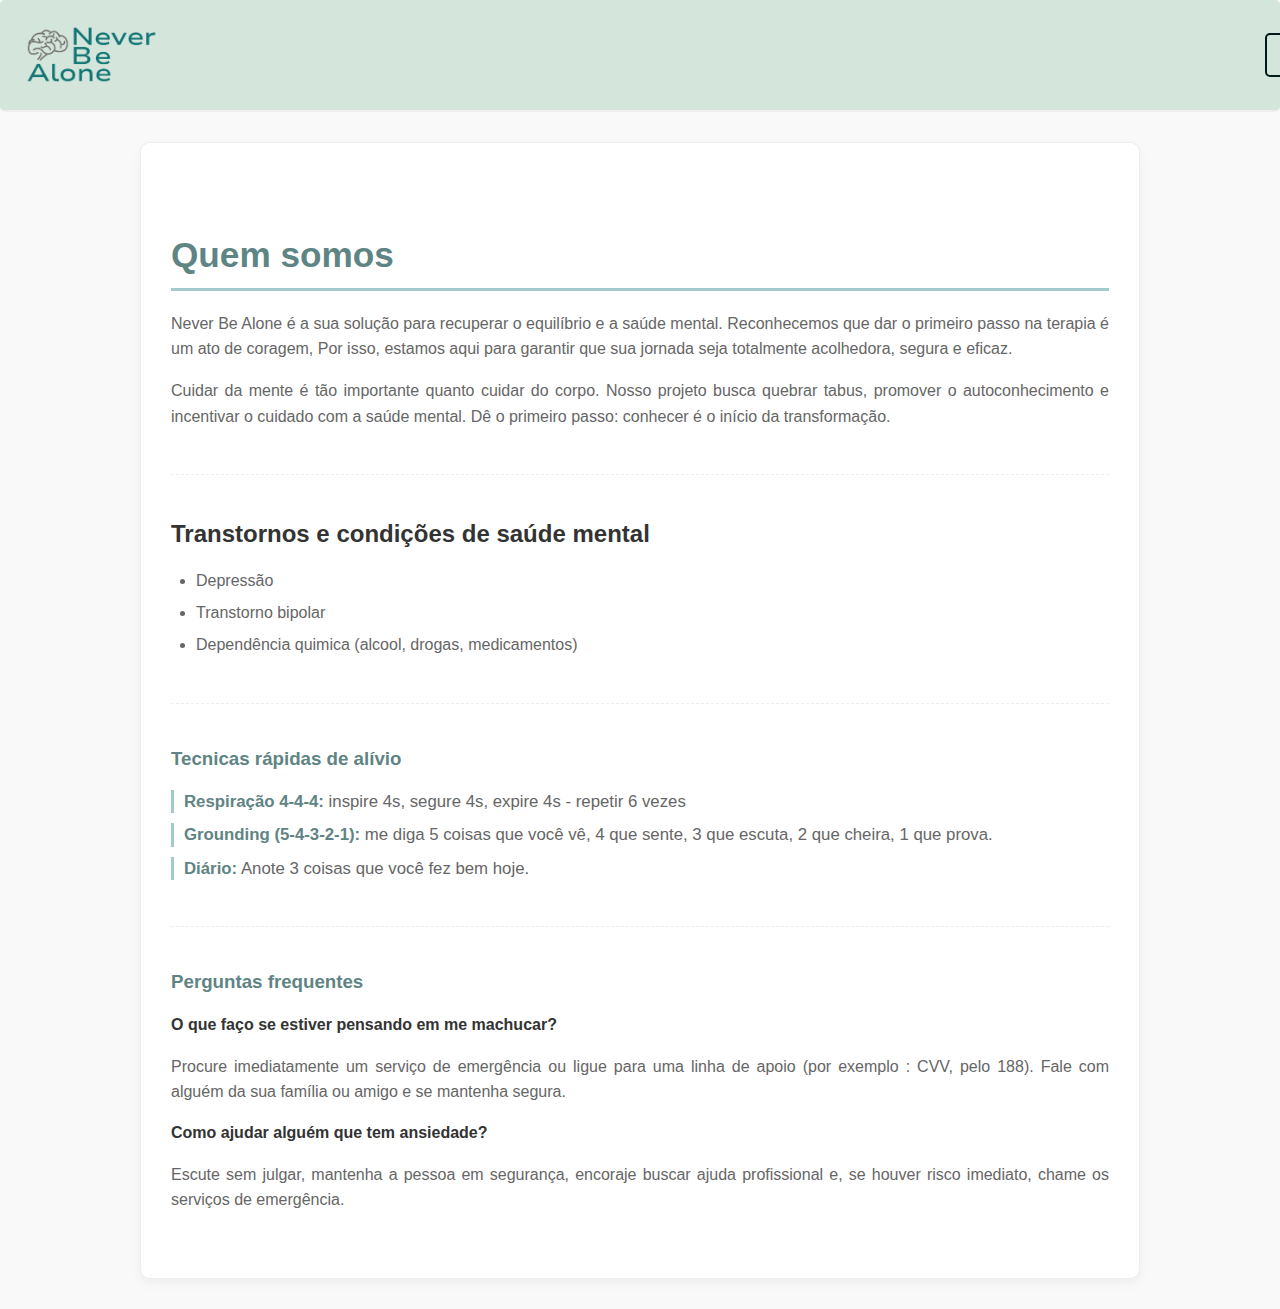
<file: index.html>
<!DOCTYPE html>
<html lang="pt-br"> <head>
    <meta charset="UTF-8">
    <meta name="viewport" content="width=device-width, initial-scale=1.0">
    <title>Never Be Alone</title>
    <link rel="stylesheet" type="text/css" href="style.css">
</head>
<body>
    
   <header>
    <div class="container"> 
        <div class="header-left"> 
            <img class="logo" src="Logo NVBA.png" alt="Logo Never Be Alone">
            <nav>
                <a href="cadastro.html">Cadastro</a>
                <a href="login.html">Login</a>  
            </nav>
        </div>
    </div>
</header>

    <main>
        <div class="container"> <section>
                <h1>Quem somos</h1>
                <p>Never Be Alone é a sua solução para recuperar o equilíbrio e a saúde mental. Reconhecemos que dar o primeiro passo na terapia é um ato de coragem, Por isso, estamos aqui para garantir que sua jornada seja totalmente acolhedora, segura e eficaz.</p>
                <p>Cuidar da mente é tão importante quanto cuidar do corpo. Nosso projeto busca quebrar tabus, promover o autoconhecimento e incentivar o cuidado com a saúde mental. Dê o primeiro passo: conhecer é o início da transformação.</p> 
            </section>
            
            <section>
                <h2>Transtornos e condições de saúde mental</h2>
                <ul>
                    <li>Depressão</li>
                    <li>Transtorno bipolar</li>
                    <li>Dependência quimica (alcool, drogas, medicamentos)</li>
                </ul>
            </section>

            <section> 
                <h3>Tecnicas rápidas de alívio</h3>
                <ul> <li><strong>Respiração 4-4-4:</strong> inspire 4s, segure 4s, expire 4s - repetir 6 vezes</li>
                    <li><strong>Grounding (5-4-3-2-1):</strong> me diga 5 coisas que você vê, 4 que sente, 3 que escuta, 2 que cheira, 1 que prova.</li>
                    <li><strong>Diário:</strong> Anote 3 coisas que você fez bem hoje.</li>
                </ul>
            </section>

            <section> 
                <h3>Perguntas frequentes</h3> <h4>O que faço se estiver pensando em me machucar?</h4> <p>Procure imediatamente um serviço de emergência ou ligue para uma linha de apoio (por exemplo : CVV, pelo 188). Fale com alguém da sua família ou amigo e se mantenha segura.</p>
                
                <h4>Como ajudar alguém que tem ansiedade?</h4> <p>Escute sem julgar, mantenha a pessoa em segurança, encoraje buscar ajuda profissional e, se houver risco imediato, chame os serviços de emergência.</p>
            </section>
        </div>
    </main>

</body>
</html>
</file>
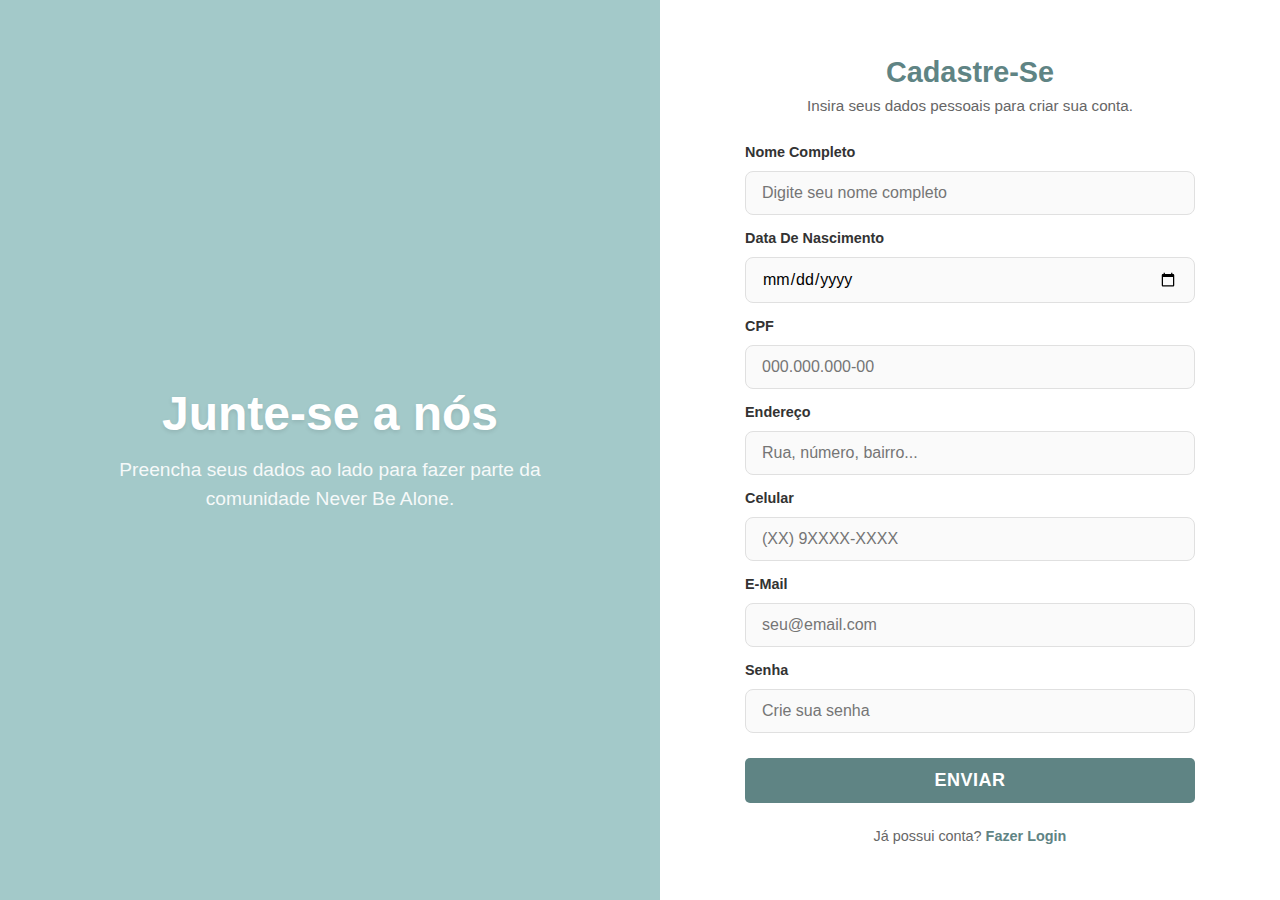
<file: cadastro.html>
<!DOCTYPE html>
<html lang="pt-br">
<head>
    <meta charset="UTF-8">
    <meta name="viewport" content="width=device-width, initial-scale=1.0">
    <title>Cadastro - Never Be Alone</title>
    <link rel="stylesheet" type="text/css" href="cadastro.css">
</head>
<body>

    <!-- Lado Esquerdo (Banner) -->
    <div class="banner-side">
        <div class="banner-content">
            <h1>Junte-se a nós</h1>
            <p>Preencha seus dados ao lado para fazer parte da comunidade Never Be Alone.</p>
        </div>
    </div>

    <!-- Lado Direito (Formulário) -->
    <div class="form-side">
        <div class="login-container">
            
            <div class="form-header">
                <h2>Cadastre-se</h2>
                <p>Insira seus dados pessoais para criar sua conta.</p>
            </div>

            <form action="#" method="POST">
                
                <div class="input-group">
                    <label for="nome">Nome Completo</label>
                    <input type="text" id="nome" name="nome completo" placeholder="Digite seu nome completo" required>
                </div>

                <div class="input-group">
                    <label for="nascimento">Data de Nascimento</label>
                    <input type="date" id="nascimento" name="data de nascimento" required>
                </div>

                <div class="input-group">
                    <label for="cpf">CPF</label>
                    <input type="text" id="cpf" name="cpf" placeholder="000.000.000-00" required>
                </div>

                <div class="input-group">
                    <label for="endereco">Endereço</label>
                    <input type="text" id="endereco" name="endereço" placeholder="Rua, número, bairro..." required>
                </div>

                <div class="input-group">
                    <label for="celular">Celular</label>
                    <input type="tel" id="celular" name="celular" placeholder="(XX) 9XXXX-XXXX" required>
                </div>

                <div class="input-group">
                    <label for="email">E-mail</label>
                    <input type="email" id="email" name="email" placeholder="seu@email.com" required>
                </div>

                <div class="input-group">
                    <label for="senha">Senha</label>
                    <input type="password" id="senha" name="senha" placeholder="Crie sua senha" required>
                </div>

                <button type="submit" class="btn-entrar">ENVIAR</button>
            </form>

            <div class="register-link">
                <p>Já possui conta? <a href="login.html">Fazer Login</a></p>
            </div>

        </div>
    </div>

</body>            
</html>
</file>
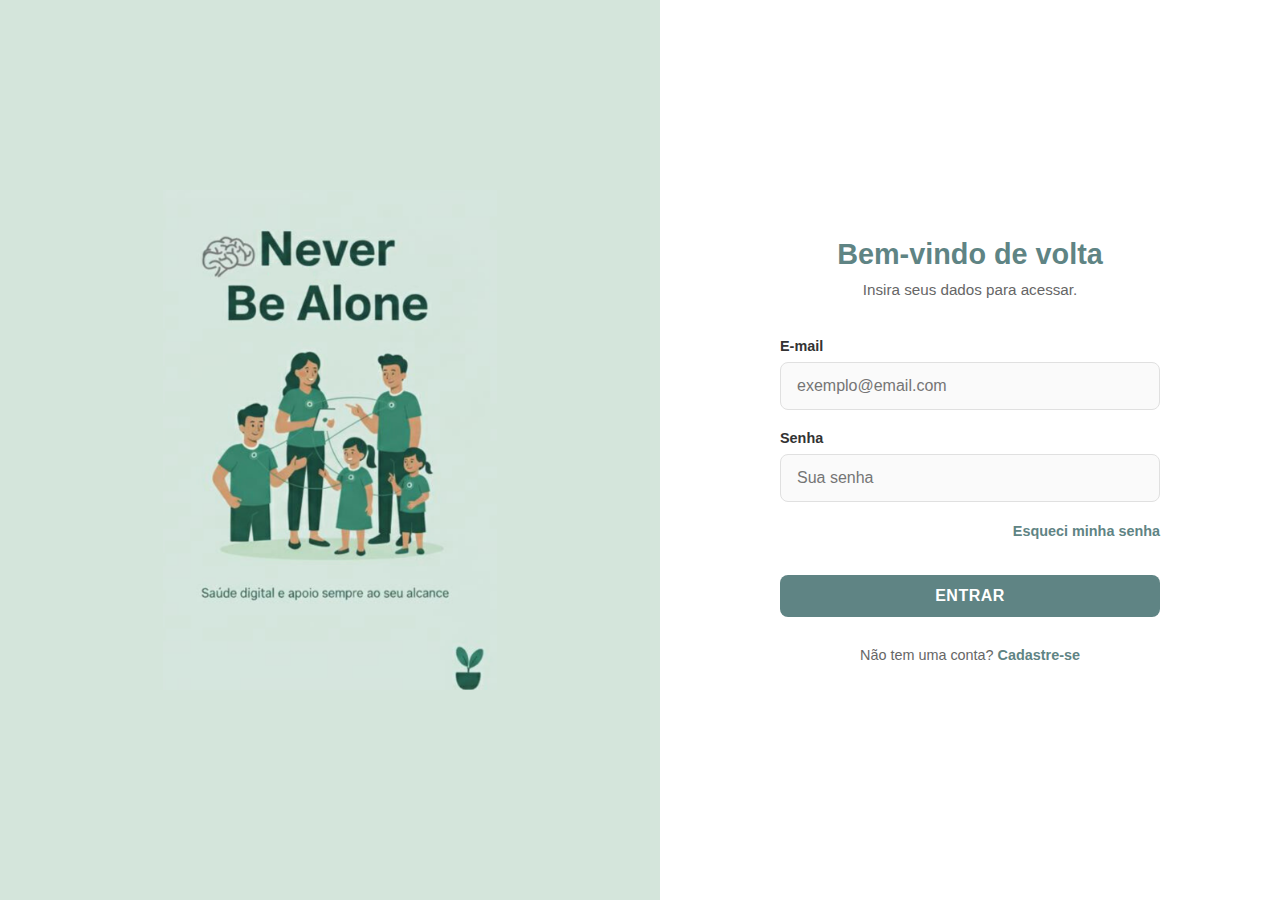
<file: login.html>
<!DOCTYPE html>
<html lang="pt-br">
<head>
    <meta charset="UTF-8">
    <meta name="viewport" content="width=device-width, initial-scale=1.0">
    <title>Login - Never Be Alone</title>
    <link rel="stylesheet" type="text/css" href="login.css">
</head>
<body>

    <div class="banner-side">
            <img class="logo-img" src="NVBA.png" alt="Logo NVBA" onerror="this.style.display='none'">
        </div>
    </div>

    <div class="form-side">
        <div class="login-container">
            
            <div class="form-header">
                <h2>Bem-vindo de volta</h2>
                <p>Insira seus dados para acessar.</p>
            </div>

            <form action="#" method="POST">
                
                <div class="input-group">
                    <label for="email">E-mail</label>
                    <input type="text" id="email" name="email" placeholder="exemplo@email.com" required>
                </div>

                <div class="input-group">
                    <label for="senha">Senha</label>
                    <input type="password" id="senha" name="senha" placeholder="Sua senha" required>
                </div>

                <div class="forgot-pass">
                    <a href="recuperarsenha.html">Esqueci minha senha</a>
                </div>

                <button type="submit" class="btn-entrar">ENTRAR</button>
            </form>

            <div class="register-link">
                <p>Não tem uma conta? <a href="cadastro.html">Cadastre-se</a></p>
            </div>

        </div>
    </div>

</body>
</html>
</file>
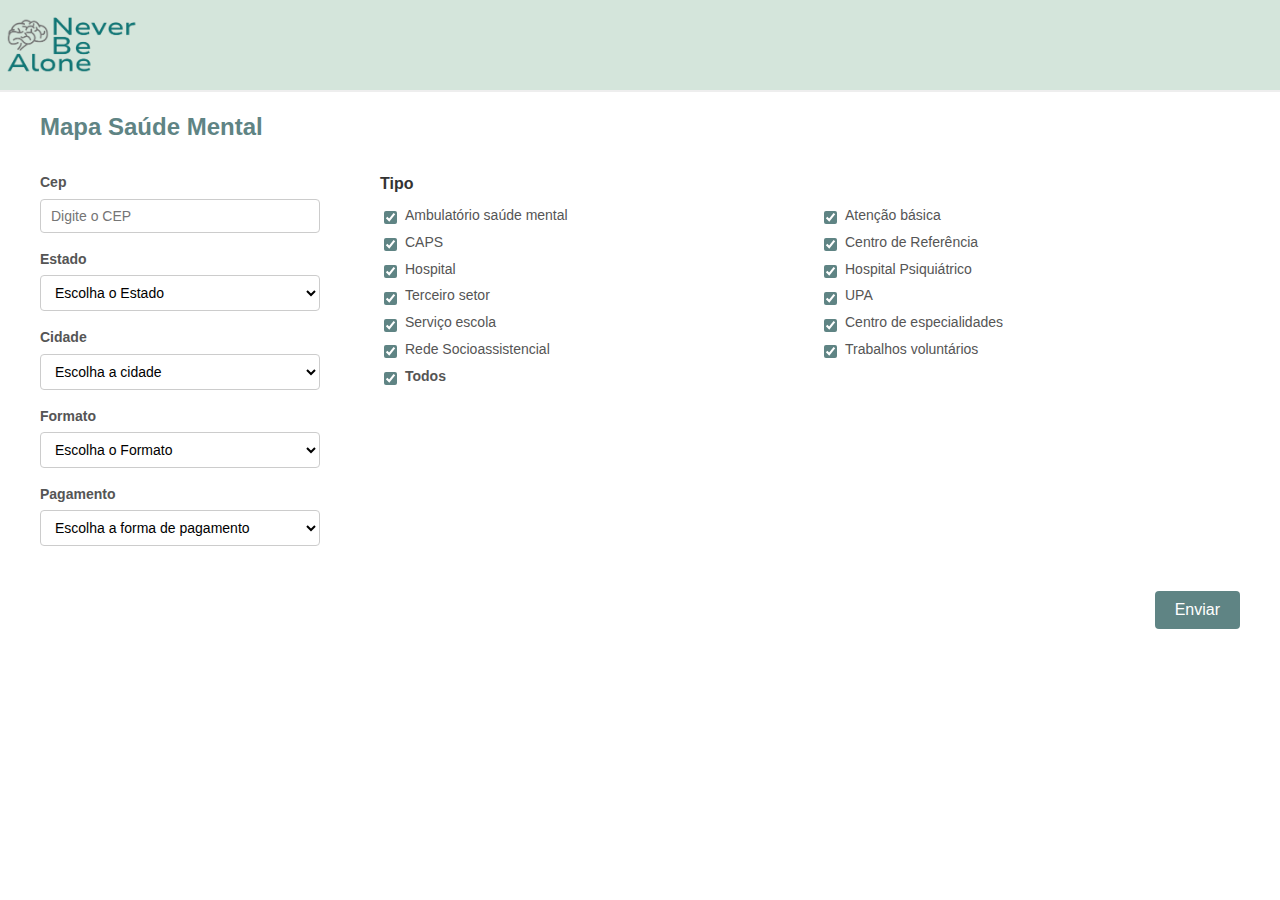
<file: mapsm.html>
<!DOCTYPE html>
<html lang="pt-BR">
<head>
    <meta charset="UTF-8">
    <meta name="viewport" content="width=device-width, initial-scale=1.0">
    <title>Visual do Mapa de Pesquisa</title>
    <link rel="stylesheet" href="mapsm.css"> </head>
<body>
    
    <header>
        <div class="container">
            <div class="header-left"> 
                <img class="logo" src="Logo NVBA.png" alt="Logo Never Be Alone">
            </div>
        </div>
</header>
   
    <h1><main>Mapa Saúde Mental</main></h1>
    <div class="filtros-grid">
        <div class="coluna">
            <label for="cep">Cep</label>
            <input type="number" id="cep" placeholder="Digite o CEP">
            <br>
            <label for="estado">Estado</label>
            <select id="estado">
                <option disabled selected>Escolha o Estado</option>
                <option>Todos</option>
                <option>Acre</option>
                <option>Alagoas</option>
                <option>Amapá</option>
                <option>Amazonas</option>
                <option>Bahia</option>
                <option>Ceará</option>
                <option>Distrito Federal</option>
                <option>Espirito Santo</option>
                <option>Goiás</option>
                <option>Maranhão</option>
                <option>Mato Grosso</option>
                <option>Minas Gerais</option>
                <option>Pará</option>
                <option>Paraiba</option>
                <option>Paraná</option>
                <option>Pernambuco</option>
                <option>Piauí</option>
                <option> Rio de Janeiro</option>
                <option>Rio Grande do Norte</option>
                <option>Rio Grande do Sul</option>
                <option>Rondônia</option>
                <option>Roraima</option>
                <option>Santa Catarina</option>
                <option>São Paulo</option>
                <option>Sergipe</option>
                <option>Tocantins</option>
            </select>
            <br>
            <label for="cidade">Cidade</label>
            <select id="cidade">
                <option disabled selected>Escolha a cidade</option>
                <option>Abreu e Lima</option>
                <option>Afogados da Ingazeira</option>
                <option>Afrânio</option>
                <option>Agrestina</option>
                <option>Água Preta</option>
                <option>Águas Belas</option>
                <option>Alagoinha</option>
                <option>Aliança</option>
                <option>Altinho</option>
                <option>Amaraji</option>
                <option>Angelim</option>
                <option>Araçoiaba</option>
                <option>Araripina</option>
                <option>Arcoverde</option>
                <option>Barra de Guabiraba</option>
                <option>Barreiros</option>
                <option>Belém de Maria</option>
                <option>Belém de São Francisco</option>
                <option>Belo Jardim</option>
                <option>Betânia</option>
                <option>Bezerros</option>
                <option>Bodocó</option>
                <option>Bom Conselho</option>
                <option>Bom Jardim</option>
                <option>Bonito</option>
                <option>Brejão</option>
                <option>Brejinho</option>
                <option>Brejo da Madre de Deus</option>
                <option>Buenos Aires</option>
                <option>Buíque</option>
                <option>Cabo de Santo Agostinho</option>
                <option>Cabrobó</option>
                <option>Cachoeirinha</option>
                <option>Caetés</option>
                <option>Calçado</option>
                <option>Calumbi</option>
                <option>Camaragibe</option>
                <option>Camocim de São Félix</option>
                <option>Camutanga</option>
                <option>Canhotinho</option>
                <option>Capoeiras</option>
                <option>Carnaíba</option>
                <option>Carnaubeira da Penha</option>
                <option>Carpina</option>
                <option>Caruaru</option>
                <option>Casinhas</option>
                <option>Catende</option>
                <option>Cedro</option>
                <option>Chã de Alegria</option>
                <option>Chã Grande</option>
                <option>Condado</option>
                <option>Correntes</option>
                <option>Cortês</option>
                <option>Cumaru</option>
                <option>Cupira</option>
                <option>Custódia</option>
                <option>Dormentes</option>
                <option>Escada</option>
                <option>Exu</option>
                <option>Feira Nova</option>
                <option>Fernando de Noronha (Distrito Estadual)</option>
                <option>Ferreiros</option>
                <option>Flores</option>
                <option>Floresta</option>
                <option>Frei Miguelinho</option>
                <option>Gameleira</option>
                <option>Garanhuns</option>
                <option>Glória do Goitá</option>
            </select>
            <br>
            <label for="formato">Formato</label>
            <select id="formato">
                <option disabled selected>Escolha o Formato</option>
                <option>Presencial</option>
                <option>Online</option>
            </select>
            <br>
            <label for="pagamento">Pagamento</label>
            <select id="pagamento">
                <option disabled selected>Escolha a forma de pagamento</option>
                <option>Gratuito</option>
                <option>Pago</option>
            </select>
        </div>
        <br>
        <div class="coluna">
            <h4>Tipo</h4>
            <fieldset class="checkbox-group">
                <div class="checkbox-item"><input type="checkbox" checked> <label>Ambulatório saúde mental</label></div>
                <div class="checkbox-item"><input type="checkbox" checked> <label>Atenção básica</label></div>
                <div class="checkbox-item"><input type="checkbox" checked> <label>CAPS</label></div>
                <div class="checkbox-item"><input type="checkbox" checked> <label>Centro de Referência</label></div>
                <div class="checkbox-item"><input type="checkbox" checked> <label>Hospital</label></div>
                <div class="checkbox-item"><input type="checkbox" checked> <label>Hospital Psiquiátrico</label></div>
                <div class="checkbox-item"><input type="checkbox" checked> <label>Terceiro setor</label></div>
                <div class="checkbox-item"><input type="checkbox" checked> <label>UPA</label></div>
                <div class="checkbox-item"><input type="checkbox" checked> <label>Serviço escola</label></div>
                <div class="checkbox-item"><input type="checkbox" checked> <label>Centro de especialidades</label></div>
                <div class="checkbox-item"><input type="checkbox" checked> <label>Rede Socioassistencial</label></div>
                <div class="checkbox-item"><input type="checkbox" checked> <label>Trabalhos voluntários</label></div>
                <div class="checkbox-item todos"><input type="checkbox" checked> <label>Todos</label></div>
            </fieldset>
        </div>
    </div>
        <button class="botao-enviar">Enviar</button>
</body>
</html>
</file>
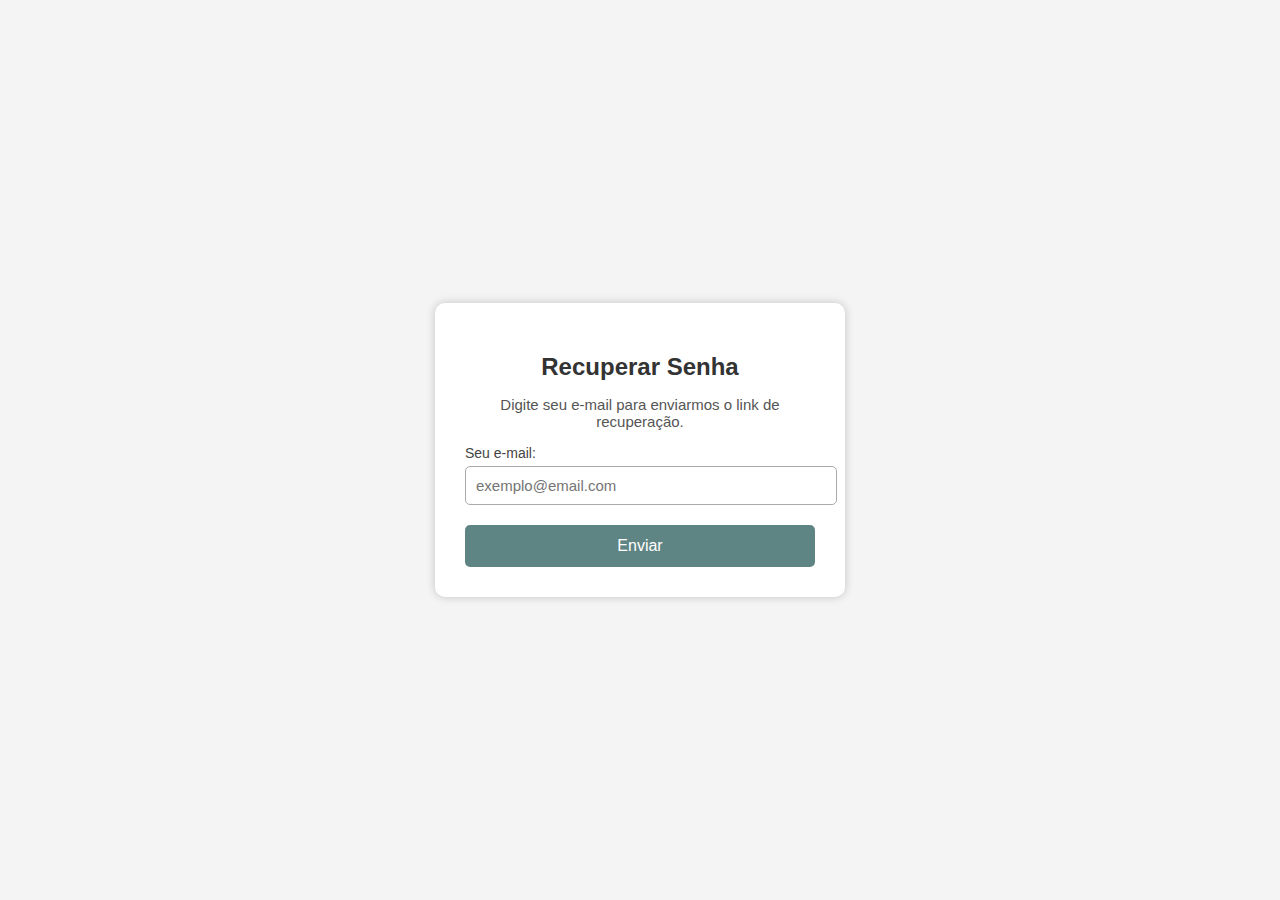
<file: recuperarsenha.html>
<!DOCTYPE html>
<html lang="pt-br">
<head>
    <meta charset="UTF-8">
    <meta name="viewport" content="width=device-width, initial-scale=1.0">
    <title>Recuperar Senha</title>

    <link rel="stylesheet" type="text/css" href="recuperarsenha.css">
</head>
<body>

    <div class="container">
        <div class="card">

            <h2>Recuperar Senha</h2>
            <p>Digite seu e-mail para enviarmos o link de recuperação.</p>

            <form id="recuperarForm">

                <label for="email">Seu e-mail:</label>
                <input type="email" id="email" placeholder="exemplo@email.com">

                <button type="submit" class="btn">Enviar</button>

            </form>

        </div>
    </div>

    <!-- JAVASCRIPT EXTERNO -->
    <script src="recuperarsenha.js"></script>

</body>
</html>
</file>
<file: style.css>
/* --- :root - Paleta de Cores e Identidade --- */
:root {
    /* Cores Neutras de Base */
    --cor-fundo: #f9f9f9;             /* Cinza bem claro (fundo da página) */
    --cor-container: #ffffff;        /* Branco (fundo do conteúdo principal) */
    --cor-texto-principal: #333333;   /* Cinza escuro (títulos) */
    --cor-texto-secundario: #666666;  /* Cinza (parágrafos) */
    --cor-borda: #eeeeee;             /* Cinza claro (divisões) */
    
    /* Cor de Destaque (Baseada no Header #81a3a3e9) */
    --cor-destaque-clara: #A3C9C9;    /* Tom pastel claro (para fundos de hover) */
    --cor-destaque-escura: #5F8484;   /* Tom mais escuro (para texto e bordas) */
    --cor-header: #d4e5db ;           /* Tom claro usando na header */
}

/* --- Reset Básico e Estilos Globais --- */
* {
    box-sizing: border-box; 
}

body {
    margin: 0;
    padding: 0;
    font-family: 'Segoe UI', Tahoma, Geneva, Verdana, sans-serif;
    background-color: var(--cor-fundo);
    color: var(--cor-texto-principal);
    line-height: 1.6;
}

/* --- Layout do Container (Limita a largura e Centraliza) --- */
.container {
    max-width: 1000px; /* Aumentado levemente para melhor leitura */
    margin: 0px; 
    padding: 0 20px;
}

/* --- Estilo da Barra Superior (HEADER) --- */
header {
    background-color: var(--cor-header); /* Fundo branco ou neutro */
    padding: 15px 0;
    border-bottom: 2px solid var(--cor-borda);
    border-radius: 5px;
}

/* Layout Flexbox para o conteúdo do Header */
header .container {
    display: flex;
    justify-content: space-between; /* Espaçamento entre os itens */
    align-items: center; 
}

/* --- 1. Estilo do Logo e Navegação de Acesso --- */
/* Agrupa Logo e Navegação para o canto esquerdo */
.header-left {
    display: flex;
    align-items: center; 
    gap: 1100px; /* Espaço entre a Logo e o Menu */
}

.logo {
    height: 80px; /* Altura ajustada */
    width: auto;
    flex-shrink: 0;
}

/* Estilo da Navegação (Cadastro/Login) */
header nav {
    /* Alinhamento dos links */
    display: flex;
    gap: 15px; /* Espaço entre os links */
}

header nav a {
    text-decoration: none;
    color: black; /* Cor de destaque para o texto */
    font-weight: 600;
    font-size: 0.95rem;
    padding: 8px 15px;
    border-radius: 5px;
    border: 2px solid #031818; 
    transition: all 0.2s ease-in-out;
}

header nav a:hover {
    background-color: #f9f9f9; /* Fundo suave no hover */
    color: #f9f9f9; 
    border-color: #031818;
}

/* --- 2. Estilo do Conteúdo Principal (MAIN) --- */
main .container {
    padding: 30px;
    margin: 30px auto;
    background-color: var(--cor-container);
    border: 1px solid var(--cor-borda);
    border-radius: 10px; /* Borda arredondada para visual moderno */
    box-shadow: 0 4px 12px rgba(0, 0, 0, 0.05); /* Sombra sutil */
}

/* --- 3. Estilo das Seções de Conteúdo --- */
main section {
    padding: 20px 0;
    margin-top: 10px;
}

/* Linha divisória entre as seções, exceto a primeira */
main section + section {
    border-top: 1px dashed var(--cor-borda); /* Linha tracejada suave */
    padding-top: 25px;
}

/* --- 4. Estilos de Tipografia (Textos) --- */
h1 {
    color: var(--cor-destaque-escura); /* Título principal com cor de destaque */
    font-size: 2.2em;
    border-bottom: 3px solid var(--cor-destaque-clara);
    padding-bottom: 5px;
    margin-bottom: 20px;
}

h2, h3, h4 {
    color: var(--cor-texto-principal);
    margin-top: 15px;
    margin-bottom: 10px;
}

h3 {
    color: var(--cor-destaque-escura); /* Destaque para as técnicas */
}

p {
    color: var(--cor-texto-secundario);
    margin-bottom: 15px;
    text-align: justify;
}

/* --- 5. Estilos das Listas e Dicas --- */
ul {
    padding-left: 25px;
}

ul li {
    color: var(--cor-texto-secundario);
    margin-bottom: 10px;
    line-height: 1.4;
}

/* Estiliza as técnicas de alívio (Lista de Dicas) */
section h3 + ul li {
    list-style: none; 
    margin-left: -25px; 
    padding-left: 10px;
    border-left: 3px solid var(--cor-destaque-clara); /* Indicador visual */
    font-size: 1.05em;
}

section h3 + ul li strong {
    color: var(--cor-destaque-escura);
}
</file>
<file: cadastro.css>
:root {
    --cor-primaria: #5F8484;
    --cor-primaria-hover: #A3C9C9;
    --cor-fundo-decorativo: #d4e5db; 
    --cor-texto: #333333;
    --cor-texto-suave: #666666;
    --cor-borda: #e0e0e0;
    --cor-texto-lado-esquerdo: #5F8484;
    --fundo-input: #fafafa;
    --branco: #ffffff;
}

* {
    margin: 0;
    padding: 0;
    box-sizing: border-box;
    font-family: 'Segoe UI', Roboto, Helvetica, Arial, sans-serif;
}

body {
    height: 100vh; 
    width: 100%;
    display: flex; 
    overflow: hidden; 
}

.banner-side {
    flex: 1; 
    background-color: var(--cor-fundo-decorativo);
    display: flex;
    flex-direction: column;
    justify-content: center;
    align-items: center;
    color: var(--cor-texto-lado-esquerdo);
    padding: 40px;
    text-align: center;
}

.banner-content h1 {
    font-size: 3rem;
    font-weight: 700;
    margin-bottom: 15px;
    text-shadow: 0 2px 4px rgba(0,0,0,0.1);
}

.banner-content p {
    font-size: 1.2rem;
    max-width: 500px;
    line-height: 1.5;
    opacity: 0.9;
}


.form-side {
    flex: 1; 
    background-color: var(--branco);
    display: flex;
    align-items: center; 
    justify-content: center;
    padding: 40px 20px;
    position: relative;
    overflow-y: auto; 
}

.login-container {
    width: 100%;
    max-width: 420px;
    margin: auto; 
}

.form-header {
    text-align: center;
    margin-bottom: 30px;
}

.form-header h2 {
    color: var(--cor-primaria);
    font-size: 1.8rem;
    margin-bottom: 8px;
    text-transform: capitalize;
}

.form-header p {
    color: var(--cor-texto-suave);
    font-size: 0.95rem;
}

.input-group {
    margin-bottom: 15px;
}

.input-group label {
    display: block;
    font-size: 0.9rem;
    color: var(--cor-texto);
    font-weight: 600;
    margin-bottom: 6px;
    text-transform: capitalize; 
}

.input-group input {
    width: 100%;
    padding: 12px 16px;
    border: 1px solid var(--cor-borda);
    border-radius: 8px;
    font-size: 1rem;
    background-color: var(--fundo-input);
    transition: all 0.3s ease;
}

.input-group input:focus {
    outline: none;
    background-color: var(--branco);
    border-color: var(--cor-primaria);
    box-shadow: 0 0 0 4px rgba(95, 132, 132, 0.15);
}

.btn-entrar {
    width: 100%;
    padding: 14px;
    background-color: var(--cor-primaria);
    color: var(--branco);
    border: none;
    border-radius: 50px;
    font-size: 1rem;
    font-weight: 700;
    cursor: pointer;
    transition: background-color 0.3s, transform 0.1s;
    text-transform: uppercase;
    letter-spacing: 0.5px;
    margin-top: 10px;
}

.btn-entrar:hover {
    background-color: var(--cor-primaria-hover);
}

.btn-entrar:active {
    transform: scale(0.98);
}

.register-link {
    margin-top: 25px;
    text-align: center;
    font-size: 0.9rem;
    color: var(--cor-texto-suave);
}

.register-link a {
    color: var(--cor-primaria);
    font-weight: 700;
    text-decoration: none;
}

.register-link a:hover {
    text-decoration: underline;
}

/* Java Script */

body {
    margin: 0;
    font-family: Arial, sans-serif;
    display: flex;
    height: 100vh;
}

.banner-side {
    width: 40%;
    background: #A3C9C9;
    display: flex;
    align-items: center;
    justify-content: center;
    color: white;
    padding: 40px;
}

.form-side {
    width: 60%;
    display: flex;
    align-items: center;
    justify-content: center;
}

.login-container {
    width: 80%;
    max-width: 450px;
}

input {
    width: 100%;
    padding: 10px;
    font-size: 16px;
    margin-top: 5px;
    border: 1px solid #aaa;
    border-radius: 5px;
}

.input-group {
    margin-bottom: 15px;
}

.btn-entrar {
    width: 100%;
    padding: 12px;
    border: none;
    background: #5F8484;
    color: white;
    font-size: 18px;
    cursor: pointer;
    border-radius: 5px;
}

.btn-entrar:hover {
    background:#5F8484 ;
}
</file>
<file: login.css>
:root {
    --cor-primaria: #5F8484;       
    --cor-primaria-hover: #A3C9C9; 
    --cor-fundo-decorativo: #d4e5db; 
    --cor-texto: #333333;
    --cor-texto-suave: #666666;
    --cor-borda: #e0e0e0;
    --branco: #ffffff;
}

* {
    margin: 0;
    padding: 0;
    box-sizing: border-box;
    font-family: 'Segoe UI', Roboto, Helvetica, Arial, sans-serif;
}

body {
    height: 100vh; 
    width: 100%;
    display: flex; 
    overflow: hidden; 
}

.banner-side {
    flex: 1; 
    background-color: var(--cor-fundo-decorativo);
    background-image: var(--cor-primaria-hover);
    display: flex;
    flex-direction: column;
    justify-content: center;
    align-items: center;
    color: var(--branco);
    padding: 40px;
    text-align: center;
}

.form-side {
    flex: 1; 
    background-color: var(--branco);
    display: flex;
    align-items: center;
    justify-content: center;
    padding: 20px;
    position: relative;
}

.login-container {
    width: 100%;
    max-width: 380px; 
}

.form-header {
    text-align: center;
    margin-bottom: 40px;
}

.logo-img {
    height: 500px;
    margin-bottom: 20px;
    display: block;
    margin-left: auto;
    margin-right: auto;
}

.form-header h2 {
    color: var(--cor-primaria);
    font-size: 1.8rem;
    margin-bottom: 10px;
}

.form-header p {
    color: var(--cor-texto-suave);
    font-size: 0.95rem;
}

.input-group {
    margin-bottom: 20px;
}

.input-group label {
    display: block;
    font-size: 0.9rem;
    color: var(--cor-texto);
    font-weight: 600;
    margin-bottom: 8px;
}

.input-group input {
    width: 100%;
    padding: 14px 16px; 
    border: 1px solid var(--cor-borda);
    border-radius: 8px; 
    font-size: 1rem;
    background-color: #fafafa;
    transition: all 0.3s ease;
}

.input-group input:focus {
    outline: none;
    background-color: var(--branco);
    border-color: var(--cor-primaria);
    box-shadow: 0 0 0 4px rgba(95, 132, 132, 0.15); 
}


.forgot-pass {
    text-align: right;
    margin-bottom: 25px;
}

.forgot-pass a {
    color: var(--cor-primaria);
    font-size: 0.9rem;
    font-weight: 600;
    text-decoration: none;
}

.forgot-pass a:hover {
    text-decoration: underline;
}


.btn-entrar {
    width: 100%;
    padding: 14px;
    background-color: var(--cor-primaria);
    color: var(--branco);
    border: none;
    border-radius: 50px; 
    font-size: 1rem;
    font-weight: 700;
    cursor: pointer;
    transition: background-color 0.3s, transform 0.1s;
    text-transform: uppercase;
    letter-spacing: 0.5px;
}

.btn-entrar:hover {
    background-color: var(--cor-primaria-hover);
}

.btn-entrar:active {
    transform: scale(0.98);
}

.register-link {
    margin-top: 30px;
    text-align: center;
    font-size: 0.9rem;
    color: var(--cor-texto-suave);
}

.register-link a {
    color: var(--cor-primaria);
    font-weight: 700;
    text-decoration: none;
}

.register-link a:hover {
    text-decoration: underline;
}

/* Java script */

.btn-entrar,
.btn-cadastro {
    width: 100%;
    padding: 12px;
    margin-top: 10px;
    border: none;
    border-radius: 8px;
    font-size: 16px;
    cursor: pointer;
    font-weight: 600;
    transition: 0.3s ease;
}

/* Botão Entrar */
.btn-entrar {
    background-color: #5F8484;
    color: white;
}

.btn-entrar:hover {
    background-color: #5F8484;
}

/* Botão Cadastre-se */
.btn-cadastro {
    display: inline-block;
    text-align: center;
    background-color: transparent;
    border: 2px solid #5F8484;
    color: #5F8484;
}

.btn-cadastro:hover {
    background-color: #5F8484;
    color: white;
}
</file>
<file: mapsm.css>
body {
    margin: 0;
    padding: 0;
    font-family: 'Segoe UI', Tahoma, Geneva, Verdana, sans-serif;
    line-height: 1.6;
    width: 100%;
    background-color:#ffffff;
}

header {
    width: 1540px;
    background-color: #d4e5db;
    padding: 5px 0;
    border-bottom: 2px solid #eeeeee;
}

.header-left {
    display:flex;
    align-items: center; 

}

.logo {
    height: 80px;
    width: auto;
    flex-shrink: 0;
}

h1 {
    font-size: 24px;
    font-weight: bold;
    color: #5F8484;
    margin-bottom: 25px;
    padding: 0 40px;
}

.filtros-grid {
    display: grid;
    grid-template-columns: 280px 1fr;
    gap: 60px;
    margin-bottom: 30px;
    padding: 0 40px;
}

.coluna label {
    display: block;
    font-size: 14px;
    font-weight: bold;
    color: #555;
    margin-bottom: 5px;
}

.coluna input[type="number"],
.coluna select {
    width: 100%;
    padding: 8px 10px;
    margin-bottom: 15px;
    border: 1px solid #ccc;
    border-radius: 4px;
    box-sizing: border-box;
    font-size: 14px;
    background-color: white;
}

br {
    display: none;
}

.coluna h4 {
    margin-top: 0;
    margin-bottom: 10px;
    font-weight: bold;
    font-size: 16px;
    color: #333;
}

.checkbox-group {
    border: none;
    padding: 0;
    margin: 0;
    display: grid;
    grid-template-columns: repeat(2, 1fr);
    gap: 5px 20px;
}

.checkbox-item {
    display: flex;
    align-items: center;
    font-size: 14px;
    line-height: 1.2;
}

.checkbox-item input[type="checkbox"] {
    margin-right: 8px;
    accent-color: #5F8484;
}

.checkbox-item label {
    font-weight: normal;
}

.checkbox-item.todos label {
    font-weight: bold;
}

.botao-enviar {
    float: right;
    margin-right: 40px;
    background-color: #5F8484;
    color: white;
    padding: 10px 20px;
    border: none;
    border-radius: 4px;
    font-size: 16px;
    cursor: pointer;
    box-shadow: 0 0 5px rgba
}
</file>
<file: recuperarsenha.css>
body {
    margin: 0;
    font-family: Arial, sans-serif;
    background: #f4f4f4;
}

.container {
    height: 100vh;
    display: flex;
    align-items: center;
    justify-content: center;
}

.card {
    background: white;
    padding: 30px;
    width: 350px;
    border-radius: 10px;
    box-shadow: 0 0 10px rgba(0,0,0,0.2);
    text-align: center;
}

h2 {
    margin-bottom: 10px;
    color: #333;
}

p {
    color: #555;
    font-size: 15px;
}

label {
    display: block;
    text-align: left;
    margin-top: 15px;
    font-size: 14px;
    color: #444;
}

input {
    width: 100%;
    padding: 10px;
    margin-top: 5px;
    border: 1px solid #aaa;
    border-radius: 5px;
    font-size: 15px;
}

.btn {
    width: 100%;
    margin-top: 20px;
    padding: 12px;
    background: #5F8484;
    color: white;
    border: none;
    font-size: 16px;
    border-radius: 5px;
    cursor: pointer;
}

.btn:hover {
    background: #5F8484;
}

.toast-notificacao {
    position: fixed;
    bottom: 20px; 
    left: 50%; 
    transform: translateX(-50%); 
    background-color: #333; 
    color: white; 
    padding: 12px 20px;
    border-radius: 8px; 
    box-shadow: 0 4px 10px rgba(0, 0, 0, 0.25);
    opacity: 0; 
    transition: opacity 0.4s ease-in-out, transform 0.4s ease-in-out;
    z-index: 9999; 
    pointer-events: none; 
}

.toast-notificacao.ativo {
    opacity: 1; 
    transform: translateX(-50%) translateY(-5px); 
}
</file>
